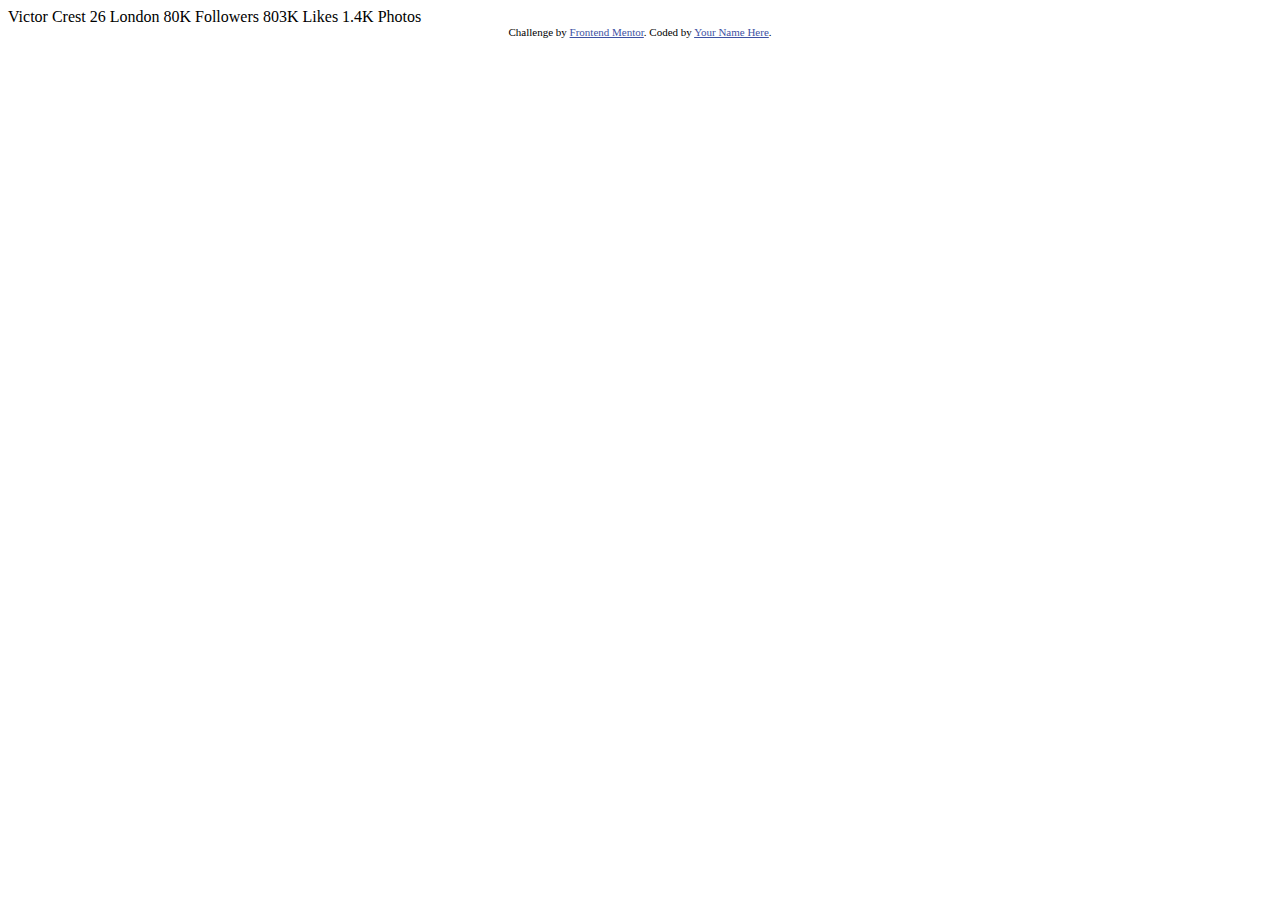
<file: Card Profile/index.html>
<!DOCTYPE html>
<html lang="en">
<head>
  <meta charset="UTF-8">
  <meta name="viewport" content="width=device-width, initial-scale=1.0"> <!-- displays site properly based on user's device -->

  <link rel="icon" type="image/png" sizes="32x32" href="./images/favicon-32x32.png">
  
  <title>Frontend Mentor | Profile card component</title>

  <!-- Feel free to remove these styles or customise in your own stylesheet 👍 -->
  <style>
    .attribution { font-size: 11px; text-align: center; }
    .attribution a { color: hsl(228, 45%, 44%); }
  </style>
</head>
<body>
  Victor Crest
  26
  London

  80K
  Followers

  803K
  Likes

  1.4K
  Photos
  <div class="attribution">
    Challenge by <a href="https://www.frontendmentor.io?ref=challenge" target="_blank">Frontend Mentor</a>. 
    Coded by <a href="#">Your Name Here</a>.
  </div>
</body>
</html>
</file>
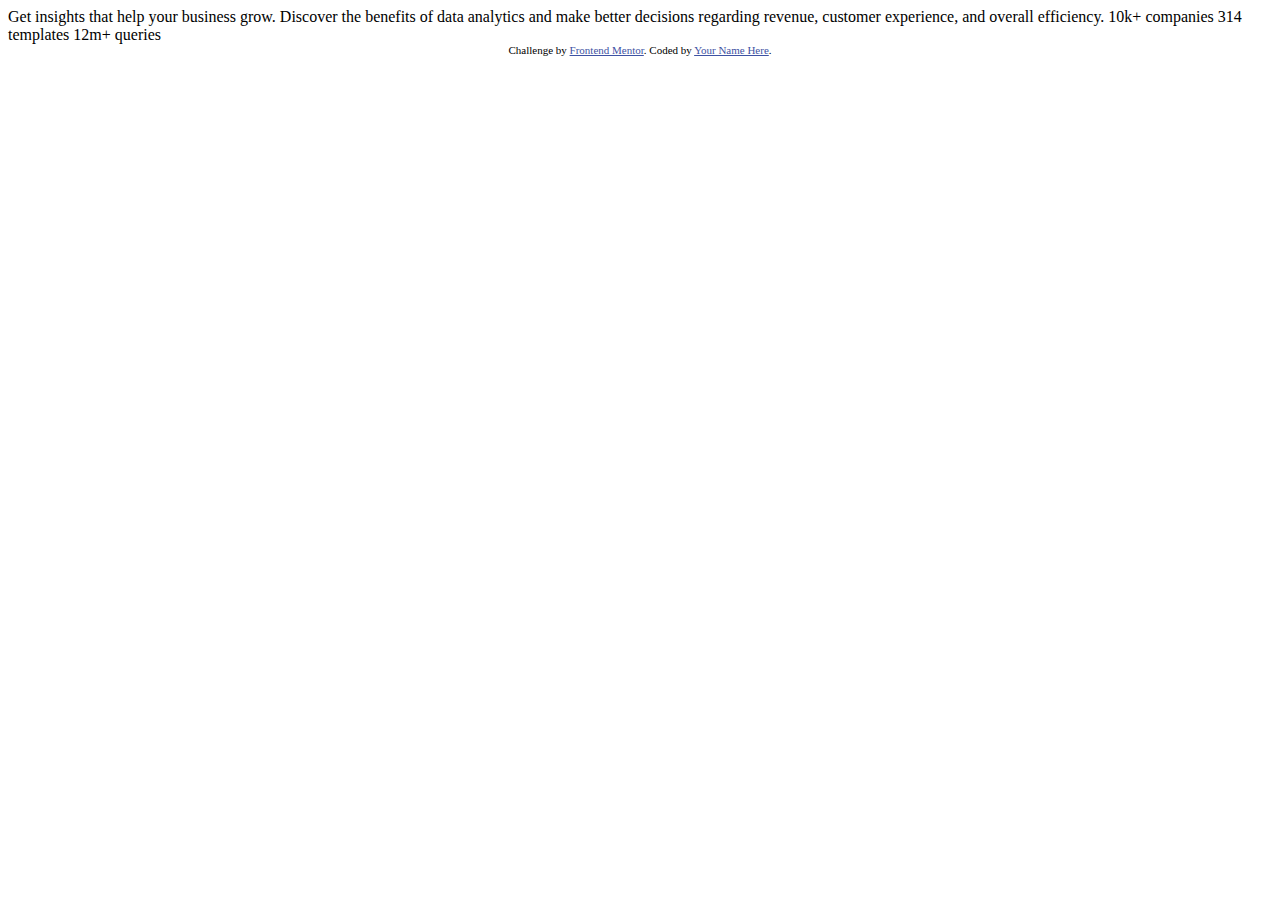
<file: Card States/index.html>
<!DOCTYPE html>
<html lang="en">
<head>
  <meta charset="UTF-8">
  <meta name="viewport" content="width=device-width, initial-scale=1.0"> <!-- displays site properly based on user's device -->

  <link rel="icon" type="image/png" sizes="32x32" href="./images/favicon-32x32.png">
  
  <title>Frontend Mentor | Stats preview card component</title>

  <!-- Feel free to remove these styles or customise in your own stylesheet 👍 -->
  <style>
    .attribution { font-size: 11px; text-align: center; }
    .attribution a { color: hsl(228, 45%, 44%); }
  </style>
</head>
<body>

  Get insights that help your business grow.

  Discover the benefits of data analytics and make better decisions regarding revenue, customer 
  experience, and overall efficiency.

  10k+ companies
  314 templates
  12m+ queries

  <div class="attribution">
    Challenge by <a href="https://www.frontendmentor.io?ref=challenge" target="_blank">Frontend Mentor</a>. 
    Coded by <a href="#">Your Name Here</a>.
  </div>
</body>
</html>
</file>
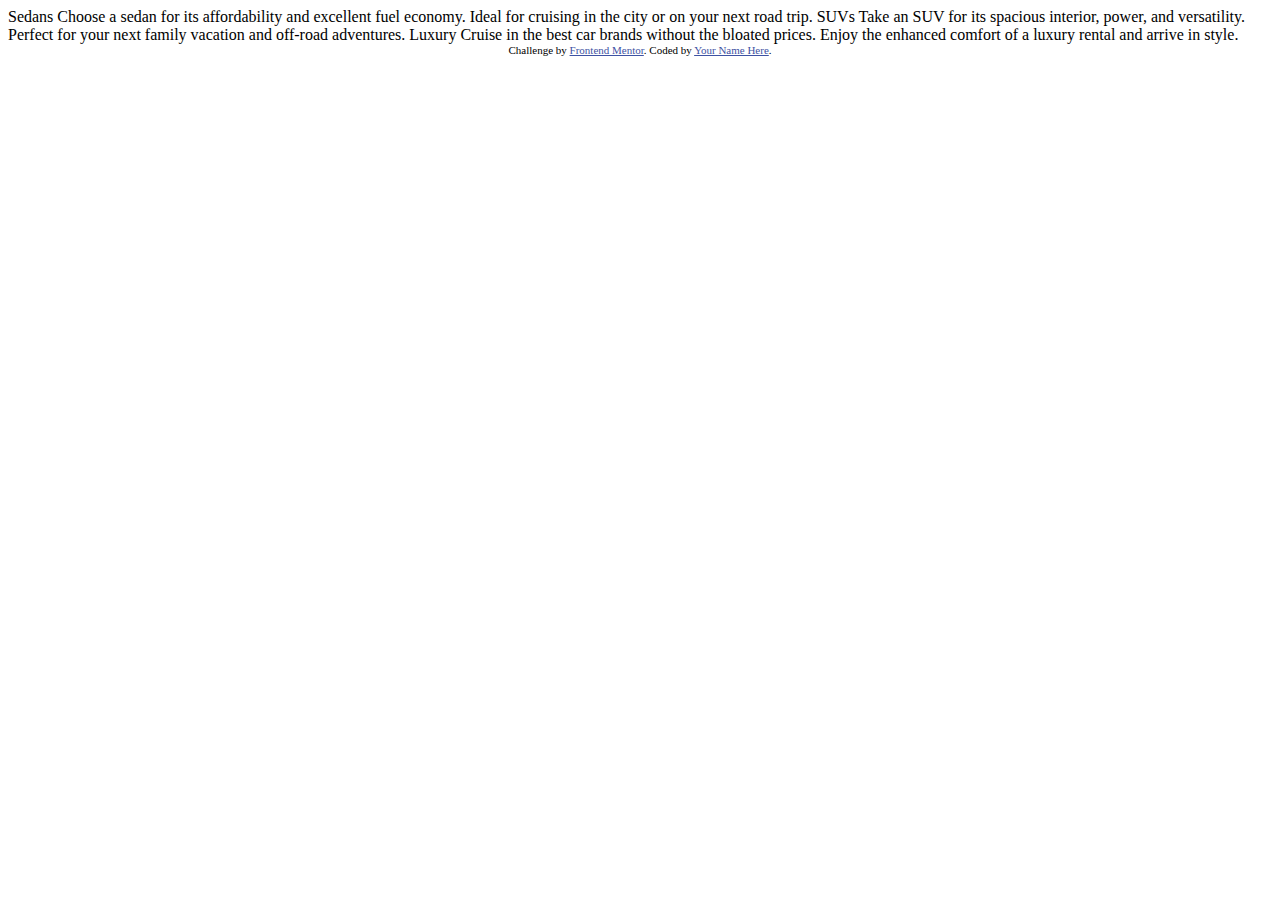
<file: Cards Column/index.html>
<!DOCTYPE html>
<html lang="en">
<head>
  <meta charset="UTF-8">
  <meta name="viewport" content="width=device-width, initial-scale=1.0"> <!-- displays site properly based on user's device -->

  <link rel="icon" type="image/png" sizes="32x32" href="./images/favicon-32x32.png">
  
  <title>Frontend Mentor | 3-column preview card component</title>

  <!-- Feel free to remove these styles or customise in your own stylesheet 👍 -->
  <style>
    .attribution { font-size: 11px; text-align: center; }
    .attribution a { color: hsl(228, 45%, 44%); }
  </style>
</head>
<body>
  
  Sedans
  Choose a sedan for its affordability and excellent fuel economy. Ideal for cruising in the city 
  or on your next road trip.

  SUVs
  Take an SUV for its spacious interior, power, and versatility. Perfect for your next family vacation 
  and off-road adventures.

  Luxury
  Cruise in the best car brands without the bloated prices. Enjoy the enhanced comfort of a luxury 
  rental and arrive in style.
  
  <div class="attribution">
    Challenge by <a href="https://www.frontendmentor.io?ref=challenge" target="_blank">Frontend Mentor</a>. 
    Coded by <a href="#">Your Name Here</a>.
  </div>
</body>
</html>
</file>
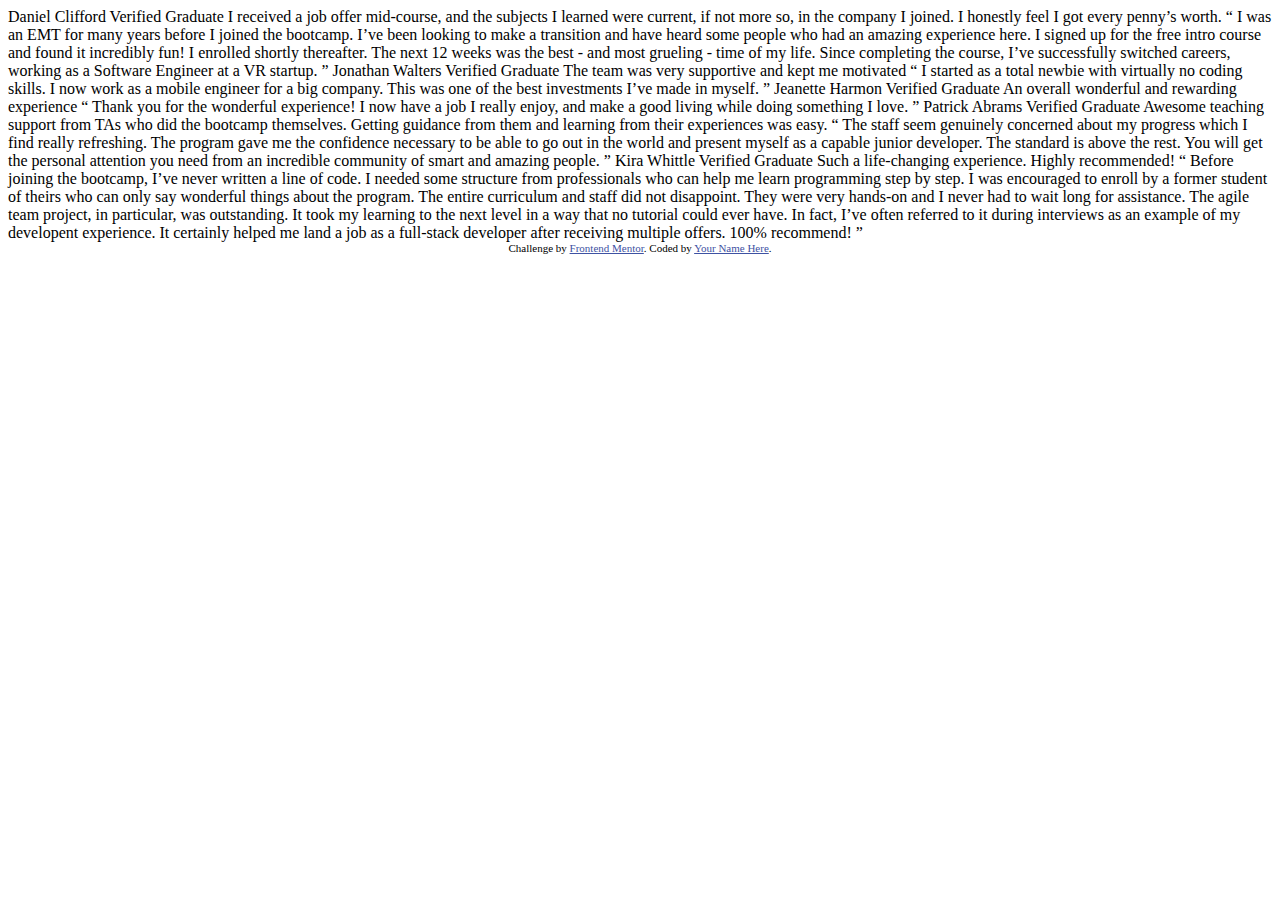
<file: Grid Testimonials/index.html>
<!DOCTYPE html>
<html lang="en">
<head>
  <meta charset="UTF-8">
  <meta name="viewport" content="width=device-width, initial-scale=1.0"> <!-- displays site properly based on user's device -->

  <link rel="icon" type="image/png" sizes="32x32" href="./images/favicon-32x32.png">
  
  <title>Frontend Mentor | [Challenge Name Here]</title>

  <!-- Feel free to remove these styles or customise in your own stylesheet 👍 -->
  <style>
    .attribution { font-size: 11px; text-align: center; }
    .attribution a { color: hsl(228, 45%, 44%); }
  </style>
</head>
<body>
  Daniel Clifford
  Verified Graduate

  I received a job offer mid-course, and the subjects I learned were current, if not more so, 
  in the company I joined. I honestly feel I got every penny’s worth.

  “ I was an EMT for many years before I joined the bootcamp. I’ve been looking to make a 
  transition and have heard some people who had an amazing experience here. I signed up 
  for the free intro course and found it incredibly fun! I enrolled shortly thereafter. 
  The next 12 weeks was the best - and most grueling - time of my life. Since completing 
  the course, I’ve successfully switched careers, working as a Software Engineer at a VR startup. ”

  Jonathan Walters
  Verified Graduate

  The team was very supportive and kept me motivated

  “ I started as a total newbie with virtually no coding skills. I now work as a mobile engineer 
  for a big company. This was one of the best investments I’ve made in myself. ”

  Jeanette Harmon
  Verified Graduate

  An overall wonderful and rewarding experience

  “ Thank you for the wonderful experience! I now have a job I really enjoy, and make a good living 
  while doing something I love. ”

  Patrick Abrams
  Verified Graduate

  Awesome teaching support from TAs who did the bootcamp themselves. Getting guidance from them and 
  learning from their experiences was easy.

  “ The staff seem genuinely concerned about my progress which I find really refreshing. The program 
  gave me the confidence necessary to be able to go out in the world and present myself as a capable 
  junior developer. The standard is above the rest. You will get the personal attention you need from 
  an incredible community of smart and amazing people. ”

  Kira Whittle
  Verified Graduate

  Such a life-changing experience. Highly recommended!

  “ Before joining the bootcamp, I’ve never written a line of code. I needed some structure from 
  professionals who can help me learn programming step by step. I was encouraged to enroll by a former 
  student of theirs who can only say wonderful things about the program. The entire curriculum and staff 
  did not disappoint. They were very hands-on and I never had to wait long for assistance. The agile team 
  project, in particular, was outstanding. It took my learning to the next level in a way that no tutorial 
  could ever have. In fact, I’ve often referred to it during interviews as an example of my developent 
  experience. It certainly helped me land a job as a full-stack developer after receiving multiple offers. 
  100% recommend! ”
  
  <div class="attribution">
    Challenge by <a href="https://www.frontendmentor.io?ref=challenge" target="_blank">Frontend Mentor</a>. 
    Coded by <a href="#">Your Name Here</a>.
  </div>
</body>
</html>
</file>
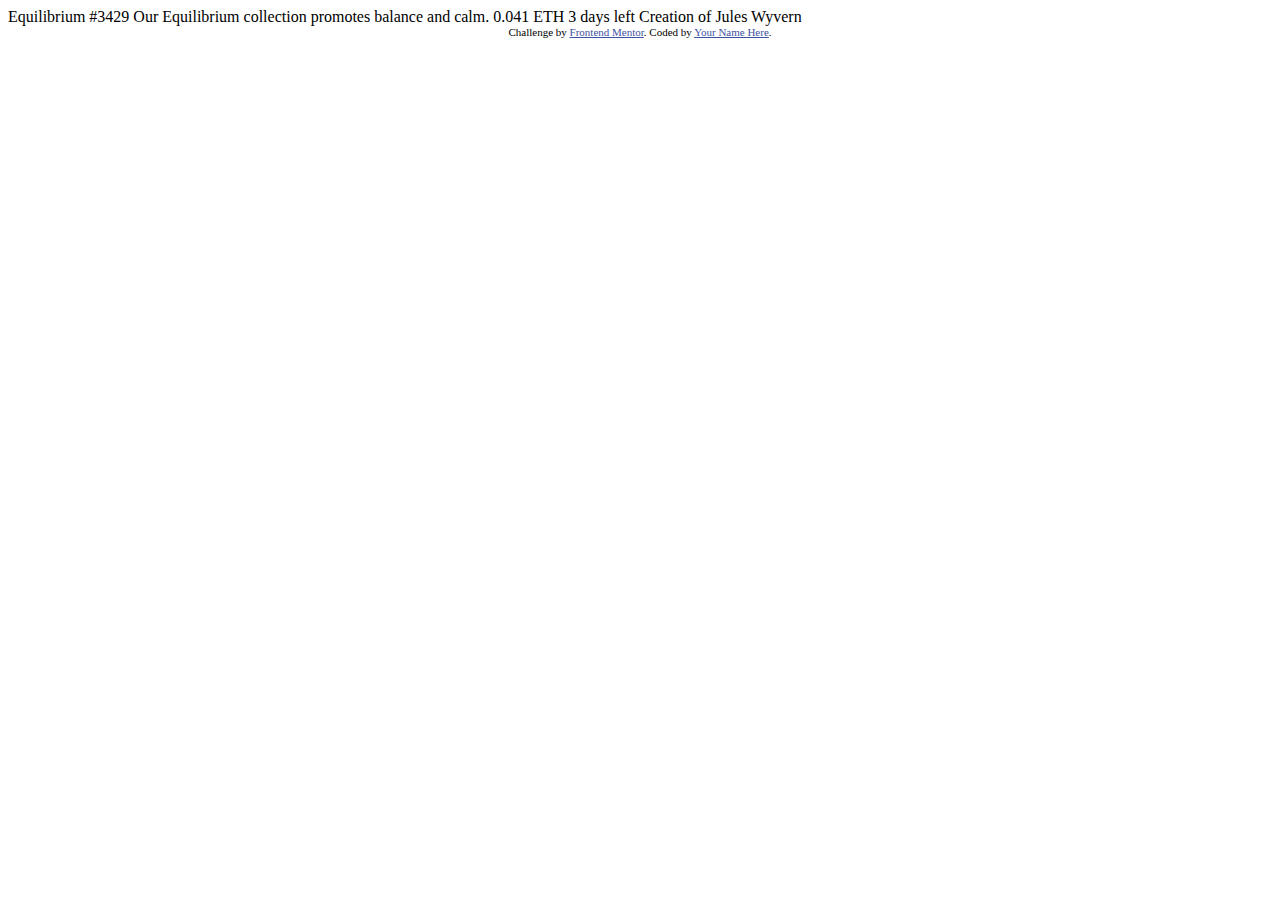
<file: NFT Card/index.html>
<!DOCTYPE html>
<html lang="en">
<head>
  <meta charset="UTF-8">
  <meta name="viewport" content="width=device-width, initial-scale=1.0"> <!-- displays site properly based on user's device -->

  <link rel="icon" type="image/png" sizes="32x32" href="./images/favicon-32x32.png">
  
  <title>Frontend Mentor | NFT preview card component</title>

  <!-- Feel free to remove these styles or customise in your own stylesheet 👍 -->
  <style>
    .attribution { font-size: 11px; text-align: center; }
    .attribution a { color: hsl(228, 45%, 44%); }
  </style>
</head>
<body>

  Equilibrium #3429

  Our Equilibrium collection promotes balance and calm.

  0.041 ETH
  3 days left
  
  Creation of Jules Wyvern

  <div class="attribution">
    Challenge by <a href="https://www.frontendmentor.io?ref=challenge" target="_blank">Frontend Mentor</a>. 
    Coded by <a href="#">Your Name Here</a>.
  </div>
</body>
</html>
</file>
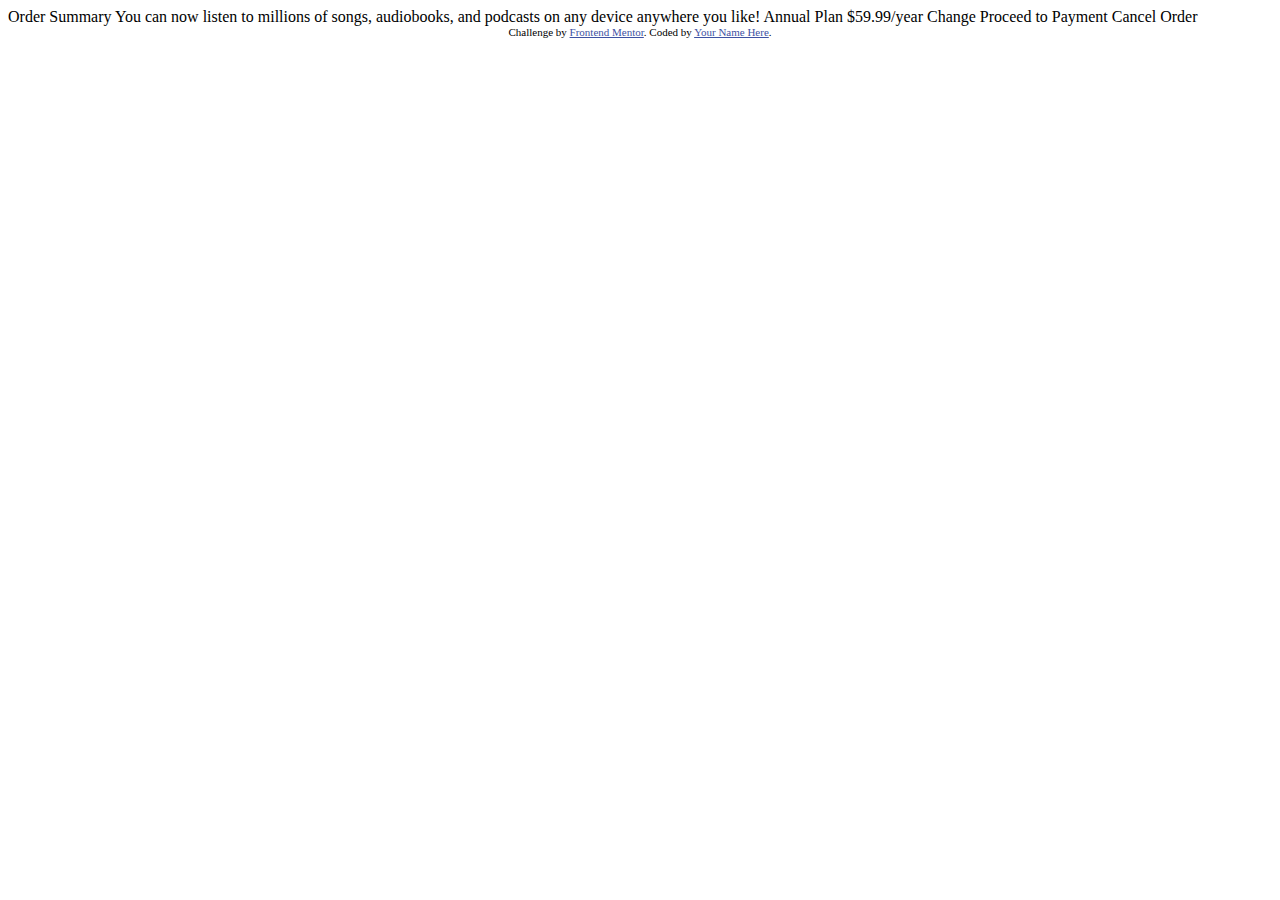
<file: Order Summary/index.html>
<!DOCTYPE html>
<html lang="en">
<head>
  <meta charset="UTF-8">
  <meta name="viewport" content="width=device-width, initial-scale=1.0"> <!-- displays site properly based on user's device -->

  <link rel="icon" type="image/png" sizes="32x32" href="./images/favicon-32x32.png">
  
  <title>Frontend Mentor | Order summary card</title>

  <!-- Feel free to remove these styles or customise in your own stylesheet 👍 -->
  <style>
    .attribution { font-size: 11px; text-align: center; }
    .attribution a { color: hsl(228, 45%, 44%); }
  </style>
</head>
<body>

  Order Summary

  You can now listen to millions of songs, audiobooks, and podcasts on any 
  device anywhere you like!

  Annual Plan
  $59.99/year

  Change

  Proceed to Payment
  Cancel Order
  
  <div class="attribution">
    Challenge by <a href="https://www.frontendmentor.io?ref=challenge" target="_blank">Frontend Mentor</a>. 
    Coded by <a href="#">Your Name Here</a>.
  </div>
</body>
</html>
</file>
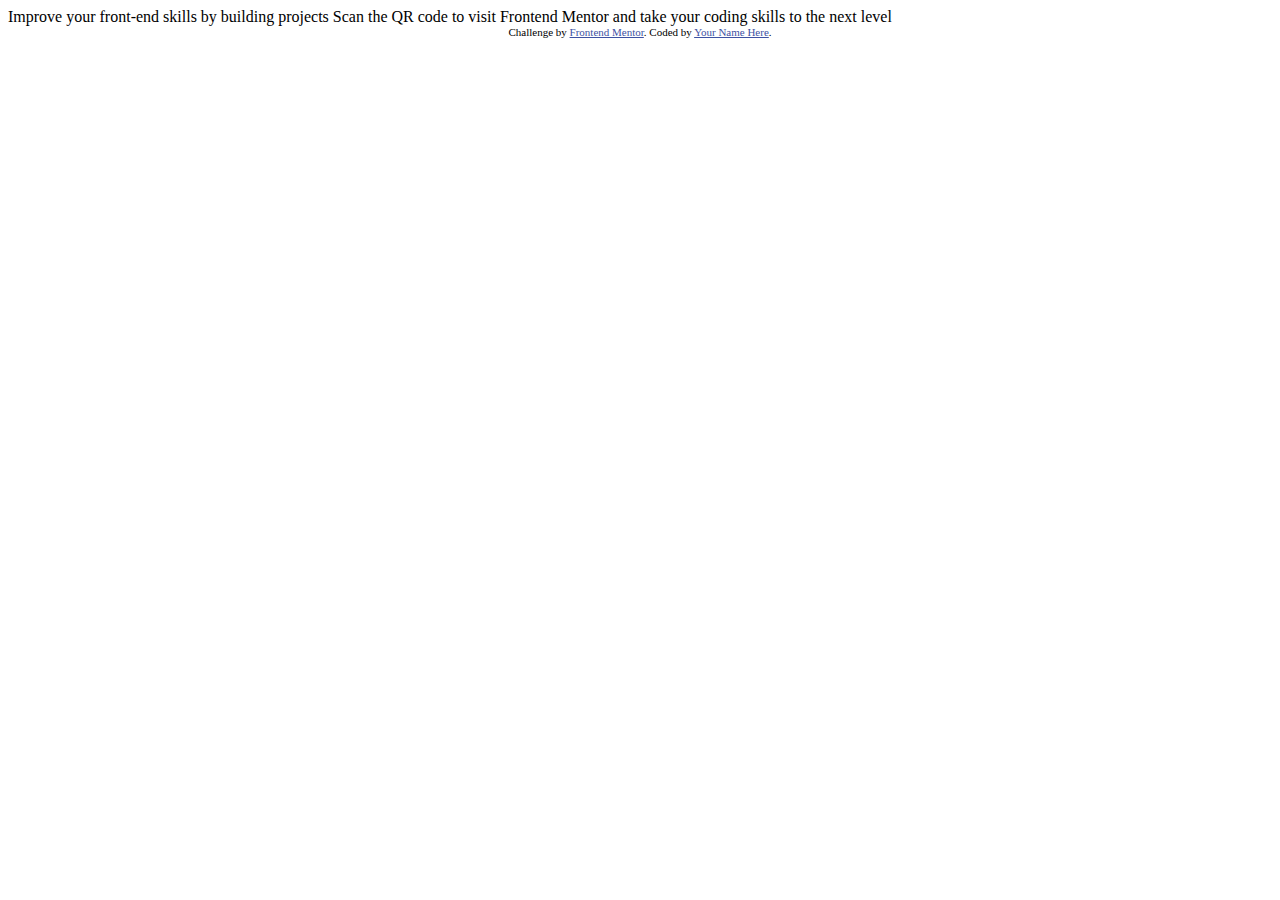
<file: Qr_code/index.html>
<!DOCTYPE html>
<html lang="en">
<head>
  <meta charset="UTF-8">
  <meta name="viewport" content="width=device-width, initial-scale=1.0"> <!-- displays site properly based on user's device -->

  <link rel="icon" type="image/png" sizes="32x32" href="./images/favicon-32x32.png">
  
  <title>Frontend Mentor | QR code component</title>

  <!-- Feel free to remove these styles or customise in your own stylesheet 👍 -->
  <style>
    .attribution { font-size: 11px; text-align: center; }
    .attribution a { color: hsl(228, 45%, 44%); }
  </style>
</head>
<body>

  Improve your front-end skills by building projects

  Scan the QR code to visit Frontend Mentor and take your coding skills to the next level
  
  <div class="attribution">
    Challenge by <a href="https://www.frontendmentor.io?ref=challenge" target="_blank">Frontend Mentor</a>. 
    Coded by <a href="#">Your Name Here</a>.
  </div>
</body>
</html>
</file>
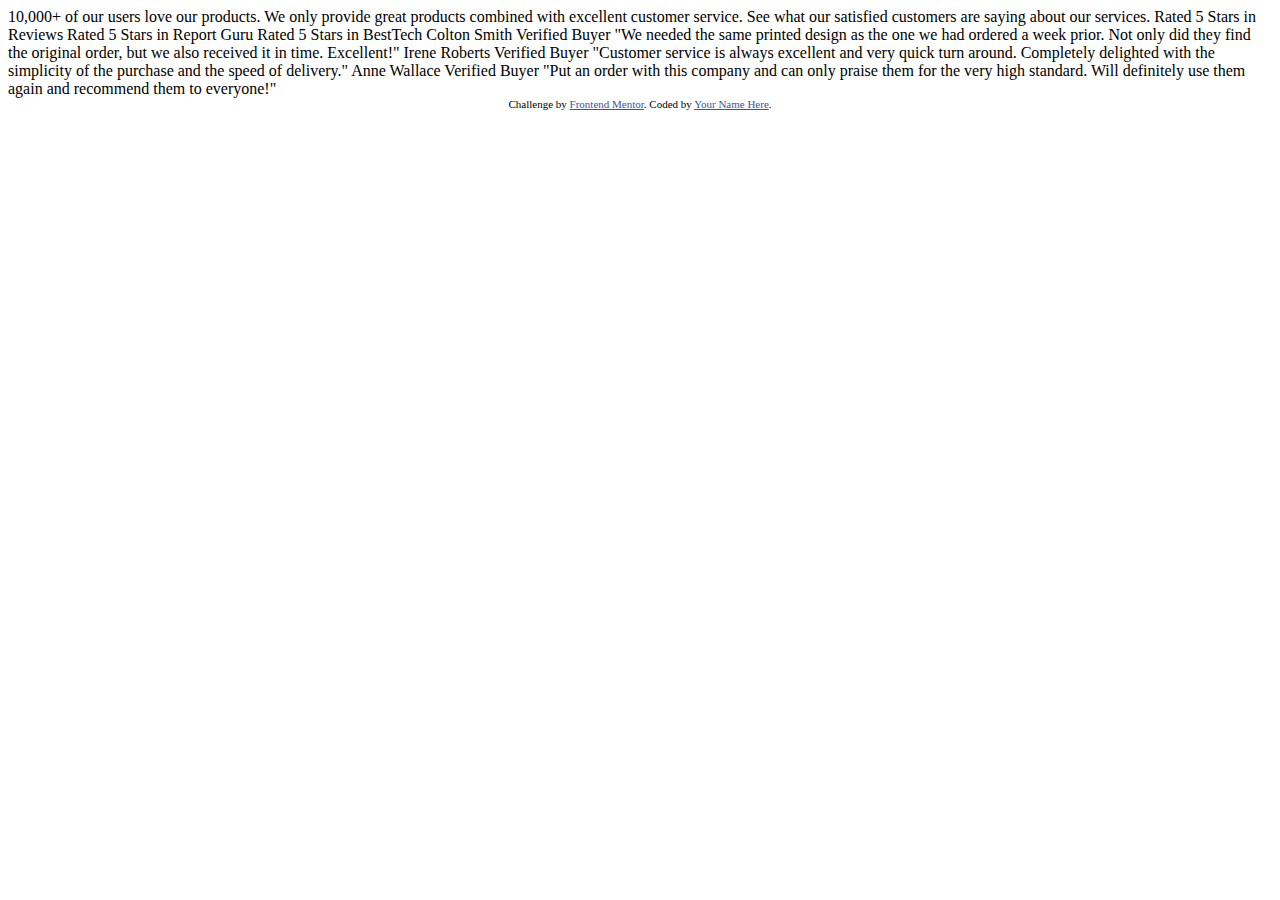
<file: Secao Prova Social/index.html>
<!DOCTYPE html>
<html lang="en">
  <head>
    <meta charset="UTF-8" />
    <meta name="viewport" content="width=device-width, initial-scale=1.0" />
    <!-- displays site properly based on user's device -->

    <link
      rel="icon"
      type="image/png"
      sizes="32x32"
      href="./images/favicon-32x32.png"
    />

    <title>Frontend Mentor | Social proof section</title>

    <!-- Feel free to remove these styles or customise in your own stylesheet 👍 -->
    <style>
      .attribution {
        font-size: 11px;
        text-align: center;
      }
      .attribution a {
        color: hsl(228, 45%, 44%);
      }
    </style>
  </head>
  <body>
    10,000+ of our users love our products.

    We only provide great products combined with excellent customer service.
    See what our satisfied customers are saying about our services.
    
    Rated 5 Stars in Reviews
    Rated 5 Stars in Report Guru
    Rated 5 Stars in BestTech
    
    Colton Smith 
    Verified Buyer
    "We needed the same printed design as the one we had ordered a week prior.
    Not only did they find the original order, but we also received it in time.
    Excellent!"
    
    Irene Roberts 
    Verified Buyer
    "Customer service is always excellent and very quick turn around. Completely
    delighted with the simplicity of the purchase and the speed of delivery."
    
    Anne Wallace 
    Verified Buyer
    "Put an order with this company and can only praise them for the very high
    standard. Will definitely use them again and recommend them to everyone!"

    <div class="attribution">
      Challenge by
      <a href="https://www.frontendmentor.io?ref=challenge" target="_blank"
        >Frontend Mentor</a
      >. Coded by <a href="#">Your Name Here</a>.
    </div>
  </body>
</html>
</file>
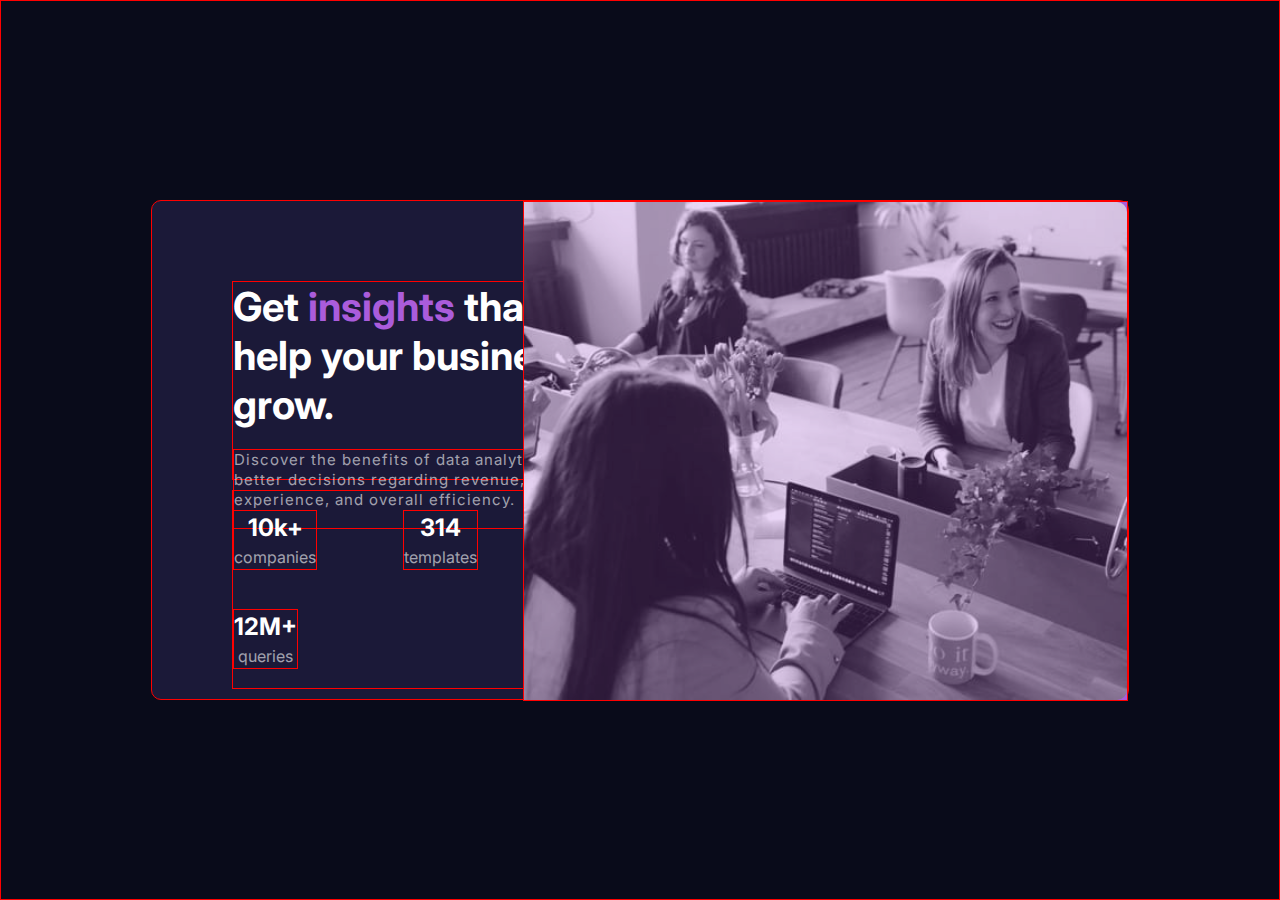
<file: Card States/Project/index.html>
<!DOCTYPE html>
<html lang="pt-br">
<head>
    <meta charset="UTF-8">
    <meta http-equiv="X-UA-Compatible" content="IE=edge">
    <meta name="viewport" content="width=device-width, initial-scale=1.0">
    <link rel="shortcut icon" href="images/favicon-32x32.png" type="image/x-icon">
    <link rel="stylesheet" href="style.css">
    <title>Frontend Mentor | Stats preview card component</title>
</head>
<body>
    <header id="header_container">
        <section id="header_content">
            <aside class="principal">
                <h1>Get <span style="color: var(--color_aceent);">insights</span> that help your business grow.</h1>
                <p>
                    Discover the benefits of data analytics and make better decisions regarding revenue, customer
                    experience, and overall efficiency.
                </p>
            </aside>
            <aside class="components">
                <aside class="comp">
                    <h2>10k+</h2>
                    <p>companies</p>
                </aside>
                <aside class="comp">
                    <h2>314</h2>
                    <p>templates</p>
                </aside>
                <aside class="comp">
                    <h2>12M+</h2>
                    <p>queries</p>
                </aside>
            </aside>
            <aside class="image">
                <img src="images/image-header-desktop.jpg" alt="">
            </aside>
        </section>
    </header>
</body>
</html>
</file>
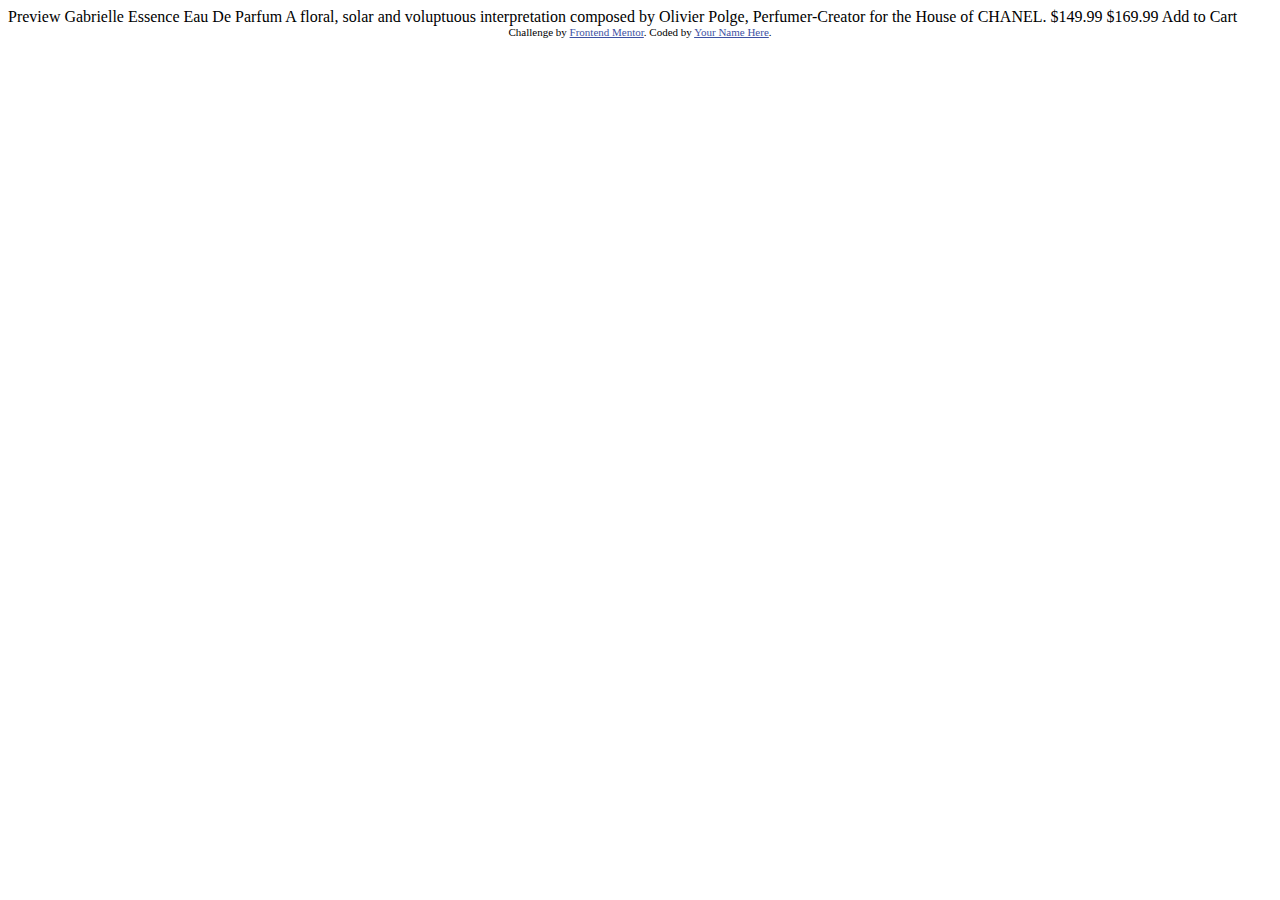
<file: Card/product-preview-card-component-main/index.html>
<!DOCTYPE html>
<html lang="en">
<head>
  <meta charset="UTF-8">
  <meta name="viewport" content="width=device-width, initial-scale=1.0"> <!-- displays site properly based on user's device -->

  <link rel="icon" type="image/png" sizes="32x32" href="./images/favicon-32x32.png">
  
  <title>Frontend Mentor | Product preview card component</title>

  <!-- Feel free to remove these styles or customise in your own stylesheet 👍 -->
  <style>
    .attribution { font-size: 11px; text-align: center; }
    .attribution a { color: hsl(228, 45%, 44%); }
  </style>
</head>
<body>

  Preview

  Gabrielle Essence Eau De Parfum

  A floral, solar and voluptuous interpretation composed by Olivier Polge, 
  Perfumer-Creator for the House of CHANEL.

  $149.99
  $169.99

  Add to Cart
  
  <div class="attribution">
    Challenge by <a href="https://www.frontendmentor.io?ref=challenge" target="_blank">Frontend Mentor</a>. 
    Coded by <a href="#">Your Name Here</a>.
  </div>
</body>
</html>
</file>
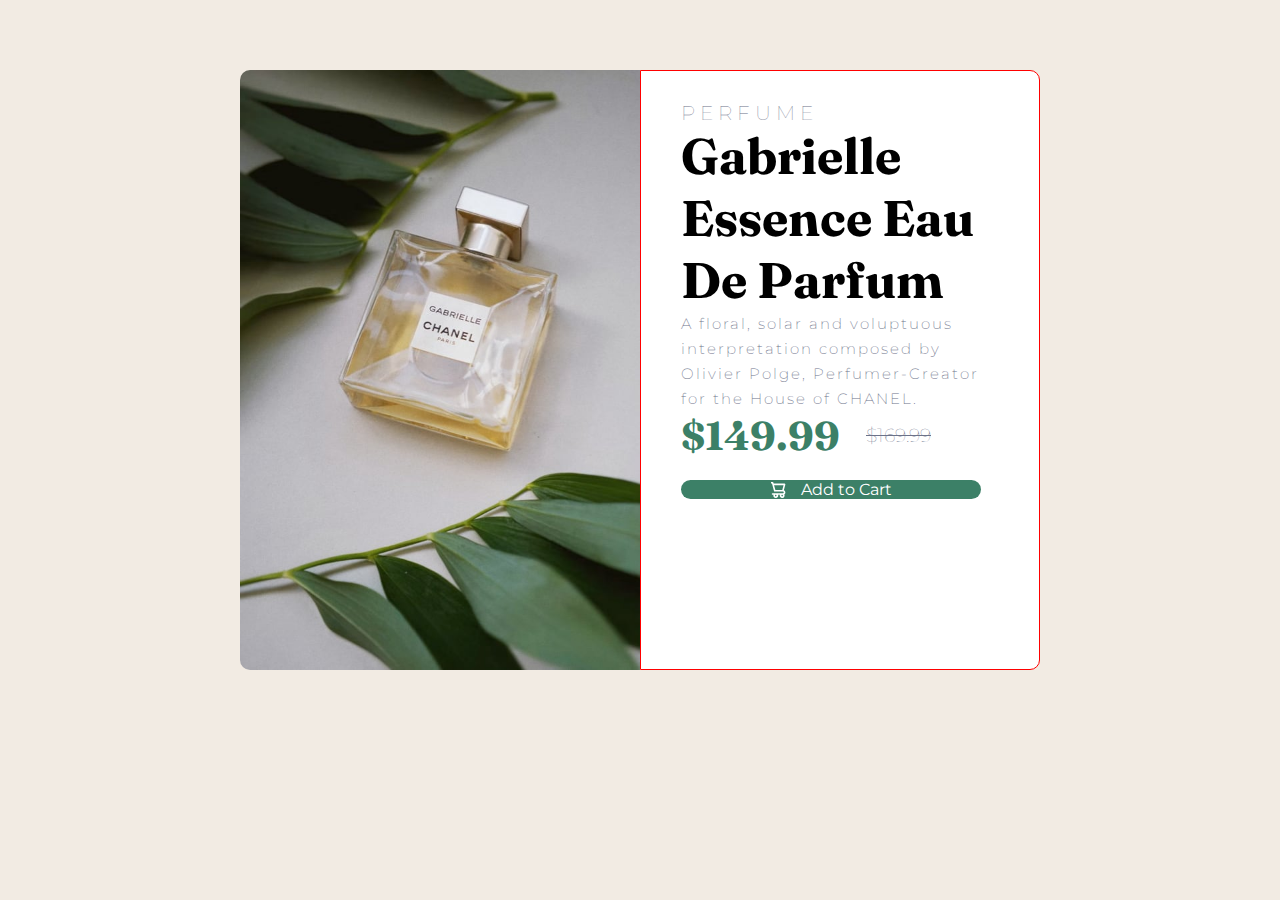
<file: Card/Project/index.html>
<!DOCTYPE html>
<html lang="pt-br">
<head>
    <meta charset="UTF-8">
    <meta http-equiv="X-UA-Compatible" content="IE=edge">
    <meta name="viewport" content="width=device-width, initial-scale=1.0">
    <link rel="icon" type="image/png" sizes="32x32" href="Imagens/images/favicon-32x32.png">
    <link rel="stylesheet" href="Estilo/style.css">
    <title>Frontend Mentor | Previsão de card de produto</title>
    <style>
        .attribution { font-size: 11px; text-align: center; }
        .attribution a { color: hsl(228, 45%, 44%); }
    </style>
</head>
<body> 
    <header>
        <section class="imagem_perfume">
            <img src="Imagens/images/image-product-desktop.jpg" alt="">
        </section>
        <section class="header_content">
            <h1 class="titulo_perfume">Perfume</h1>
            <h2 class="titulo_principal">Gabrielle Essence Eau De Parfum</h2>
            <p class="paragrafo">
                A floral, solar and voluptuous interpretation composed by Olivier Polge,
                Perfumer-Creator for the House of CHANEL.
            </p>
            <section class="precos">
                <h2 class="preco_final">$149.99</h2>
                <h3 class="preco_riscado">$169.99</h3>
            </section>
            <section class="comprar">
                <img src="Imagens/images/icon-cart.svg" alt="">
                <p class="adicionar_carrinho">Add to Cart</p>
            </section>
        </section>


        
        <!--

        <div class="attribution">
            Challenge by <a href="https://www.frontendmentor.io?ref=challenge" target="_blank">Frontend Mentor</a>.
            Coded by <a href="#">Your Name Here</a>.
        </div>

        -->
    </header>
</body>
</html>
</file>
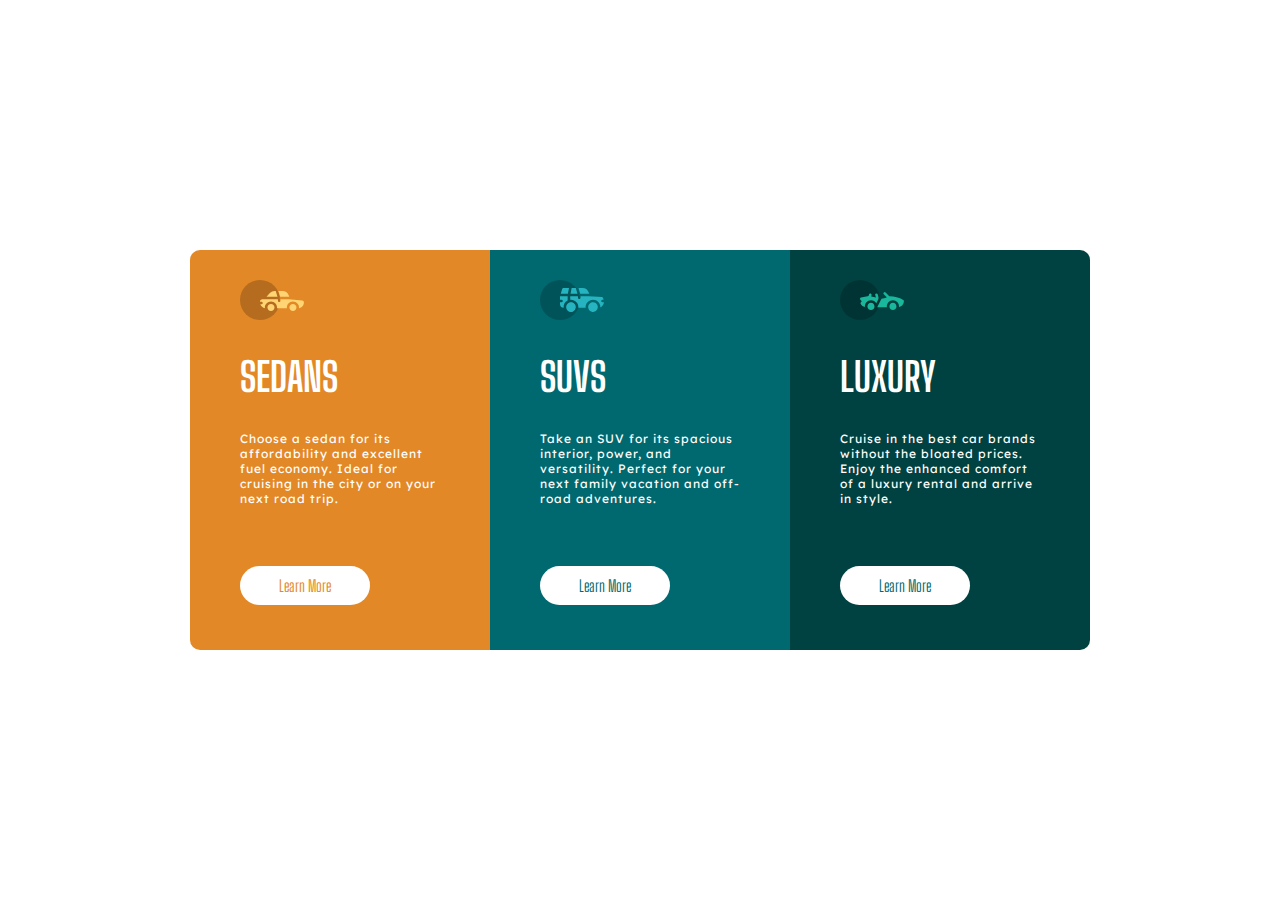
<file: Cards Column/Project/index.html>
<!DOCTYPE html>
<html lang="pt-br">
<head>
    <meta charset="UTF-8">
    <meta http-equiv="X-UA-Compatible" content="IE=edge">
    <meta name="viewport" content="width=device-width, initial-scale=1.0">
    <link rel="shortcut icon" href="images/favicon-32x32.png" type="image/x-icon">
    <link rel="stylesheet" href="style.css">
    <link rel="stylesheet" href="responsive.css">
    <title>Frontend Mentor | 3-column preview card component</title>
</head>
<body>
    <header id="header_container">
        <section class="header_content">
            <aside class="card_content" id="color01">
                <img src="images/icon-sedans.svg" alt="">
                <h1>Sedans</h1>
                <p>
                    Choose a sedan for its affordability and excellent fuel economy. Ideal for cruising in the city
                    or on your next road trip.
                </p>
                <a href="#" id="color01a">Learn More</a>
            </aside>
            <aside class="card_content" id="color02">
                <img src="images/icon-suvs.svg" alt="">
                <h1>SUVs</h1>
                <p>
                    Take an SUV for its spacious interior, power, and versatility. Perfect for your next family vacation
                    and off-road adventures.
                </p>
                <a href="#" id="color02b">Learn More</a>
            </aside>
            <aside class="card_content" id="color03">
                <img src="images/icon-luxury.svg" alt="">
                <h1>Luxury</h1>
                <p>
                    Cruise in the best car brands without the bloated prices. Enjoy the enhanced comfort of a luxury
                    rental and arrive in style.
                </p>
                <a href="#" id="color03c">Learn More</a>
            </aside>
        </section>

    </header>
<!--
    <div class="attribution">
        Challenge by
        <a href="https://www.frontendmentor.io?ref=challenge" target="_blank">
            Frontend Mentor
        </a>.
        Coded by
        <a href="#">
            Your Name Here
        </a>.
    </div>
-->
</body>
</html>
</file>
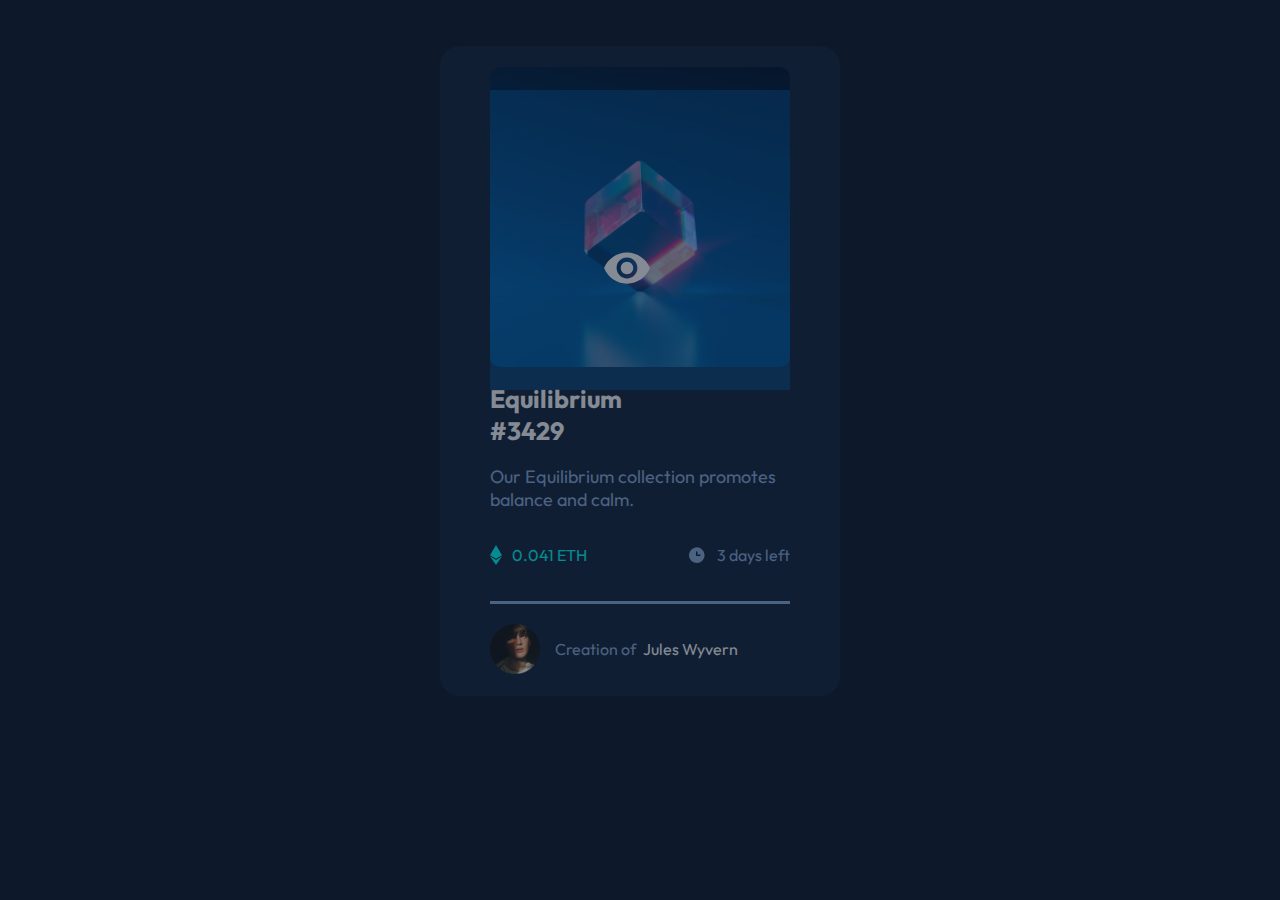
<file: NFT Card/Project/index.html>
<!DOCTYPE html>
<html lang="pt-br">
<head>
    <meta charset="UTF-8">
    <meta http-equiv="X-UA-Compatible" content="IE=edge">
    <meta name="viewport" content="width=device-width, initial-scale=1.0">
    <link rel="shortcut icon" href="images/favicon-32x32.png" type="image/x-icon">
    <link rel="stylesheet" href="style.css">
    <link rel="stylesheet" href="responsive.css">
    <title>Frontend Mentor | NFT preview card component</title>
</head>
<body>
    <header>
        <section class="section_content">
            <img src="images/image-equilibrium.jpg" alt="">
            <div>
                <img class="view" src="images/icon-view.svg" alt="">
            </div>
            <section class="titulos">
                <h1>Equilibrium #3429</h1>
                <p>Our Equilibrium collection promotes balance and calm.</p>
            </section> 
            <section class="paragrafo">
                <section class="bloco1">
                    <img src="images/icon-ethereum.svg" alt="">
                    <p class="p2">0.041 ETH</p>
                </section>
                <section class="bloco2">
                    <img src="images/icon-clock.svg" alt="">
                    <p class="p3">3 days left</p>
                </section>
            </section>
            <section class="final">
                <img src="images/image-avatar.png" alt="">
                <p class="p4"><div class="cor_cinza">Creation of</div> <div class="cor_branca">Jules Wyvern</div></p>
            </section>
        </section>
    </header>
</body>
</html>
</file>
<file: Card States/Project/style.css>
@import url('https://fonts.googleapis.com/css2?family=Inter:wght@400;700&display=swap');

@import url('https://fonts.googleapis.com/css2?family=Lexend+Deca&display=swap');

* {
    margin: 0px;
    padding: 0px;
    box-sizing: border-box;
    font-family: 'Inter', sans-serif;
}

:root {
    --color_main: rgb(9, 11, 26);
    --color_card: rgb(27, 25, 56);
    --color_aceent: rgb(170, 92, 219);

    --color01: rgb(255, 255, 255);
    --color02: rgba(255, 255, 255, 0.75);
    --color03: rgba(255, 255, 255, 0.6);

    --font01: 'Inter', sans-serif;
    --font02: 'Lexend Deca', sans-serif;
}

body {
    background-color: var(--color_main);
    color: var(--color01);
}

#header_container {
    display: flex;
    justify-content: flex-start;
    align-items: center;

    width: 100%;
    height: 100vh;

    border: 1px solid red;
}

#header_content {
    margin-left: 150px;
    margin-right: 150px;
    border-radius: 10px;

    width: 100%;
    height: 500px;

    background-color: var(--color_card);

    border: 1px solid red;
}

#header_content > .principal {
    margin-top: 80px;
    margin-left: 80px;
    width: 40%;
    height: 40%;

    border: 1px solid red;
}

#header_content > .principal > h1 {
    font-size: 40px;
}

#header_content > .principal > p {
    margin-top: 20px;
    font-size: 15px;
    letter-spacing: 1px;
    line-height: 20px;

    width: 400px;
    height: 80px;

    color: var(--color03);

    border: 1px solid red;
}

#header_content > .components {
    display: flex;
    flex-flow: row wrap;
    justify-content: flex-start;
    align-items: center;

    margin-top: 10px;
    margin-left: 80px;

    width: 40%;
    height: 40%;

    border: 1px solid red;
}

#header_content > .components > .comp {
    display: flex;
    flex-flow: column wrap;
    justify-content: center;
    align-items: center;
    
    margin-right: 86px;
    
    height: 60px;

    border: 1px solid red;
}

#header_content > .components > .comp > p {
    margin-top: 5px;
    color: var(--color03);
}

#header_content > .image {
    display: flex;
    float: right;
    position: relative;
    bottom: 98%;

    height: 500px;

    background-color: var(--color_aceent);

    border: 1px solid red;
}

#header_content > .image > img {
    opacity: 75%;

    border-radius: 0px 10px 10px 0px;
}
</file>
<file: Card/Project/Estilo/style.css>
/* FONTS */
@import url('https://fonts.googleapis.com/css2?family=Montserrat:wght@500;700&display=swap');

@import url('https://fonts.googleapis.com/css2?family=Fraunces:opsz,wght@9..144,700&display=swap');

* {
    margin: 0px;
    padding: 0px;
    box-sizing: border-box;
}

:root {
    --font01: 'Montserrat', sans-serif;
    --font02: 'Fraunces', serif;

    --color_primary01: rgb(60, 128, 103);
    --color_primary02: rgb(242, 235, 227);
    --color_primary03: rgb(36, 173, 120);

    --color_neutral01: rgb(28, 35, 43);
    --color_neutral02: rgb(108, 114, 137);
    --color_neutral03: rgb(255, 255, 255);
}

body {
    display: flex;
    justify-content: center;
    align-items: center;


    background-color: var(--color_primary02);
}

header {
    display: flex;

    margin-top: 70px;

    margin-left: 100px;
    margin-right: 100px;

    max-width: 1440px;
    max-height: 1440px;

    /* border: 3px solid red; */
}

/* IMG */
header > section.imagem_perfume {
    display: flex;
}

header > section.imagem_perfume > img {
    max-width: 400px;
    max-height: 700px;

    border-radius: 10px 0px 0px 10px;
}

header > section.header_content {
    border-radius: 0px 10px 10px 0px;
    background-color: var(--color_neutral03);

    padding-right: 20px;

    max-width: 400px;
    max-height: 700px;

    border: 1px solid red;
}

header > section.header_content > h1.titulo_perfume {
    margin-top: 30px;
    margin-left: 40px;

    font-family: var(--font01);

    font-weight: 100;
    font-size: 20px;

    text-transform: uppercase;
    letter-spacing: 5px;

    color: var(--color_neutral02);
}

header > section.header_content > h2.titulo_principal {
    display: flex;
    margin-top: 0px;
    margin-left: 40px;
    margin-bottom: 0px;

    font-size: 50px;
    font-family: var(--font02);

    max-width: 300px;
}

header > section.header_content > p.paragrafo {
    margin-left: 40px;
    margin-right: 30px;

    font-size: 15px;
    font-weight: 200;
    letter-spacing: 2px;

    font-family: var(--font01);
    line-height: 25px;

    color: var(--color_neutral02);
}

header > section.header_content > section.precos {
    display: flex;
    justify-content: space-between;
    align-items: center;

    margin-left: 40px;

    max-width: 250px;
    max-height: 80px;
}

header > section.header_content > section.precos > h2.preco_final {
    font-size: 40px;

    color: var(--color_primary01);

    font-family: var(--font02);
}

header > section.header_content > section.precos > h3.preco_riscado {
    text-decoration: line-through;
    font-weight: 100;
    font-family: var(--font01);
    color: var(--color_neutral02);
}

header > section.header_content > section.comprar {
    display: flex;
    justify-content: center;
    align-items: center;

    margin-top: 20px;
    margin-left: 40px;

    max-height: 70px;
    max-width: 300px;

    background-color: var(--color_primary01);
    border-radius: 10px;
}

header > section.header_content > section.comprar:hover {
    cursor: pointer;
    background-color: var(--color_primary03);
}

header > section.header_content > section.comprar > p.adicionar_carrinho {
    margin-left: 15px;

    color: var(--color_neutral03);

    font-family: var(--font01);
}


/* RESPONSIVE */
@media screen and (max-width: 700px) {
    header {
        display: inline;
    
        margin-top: 10px;
    
        margin-left: 200px;
        margin-right: 200px;
    
        max-width: 325px;
        max-height: 325px;
    }
    
    /* IMG */

    header > section.imagem_perfume {
        height: 375px;
    }


    header > section.imagem_perfume > img {
        width: 375px;
        max-height: 375px;
    
        border-radius: 10px 10px 0px 0px;
    }
    
    header > section.header_content {
        border-radius: 0px 0px 10px 10px;
        background-color: var(--color_neutral03);
    
        max-width: 375px;
        max-height: 700px;

        padding-bottom: 10px;
    }
    
    header > section.header_content > h1.titulo_perfume {
        margin-top: 0px;
        margin-left: 40px;
        padding-top: 15px;
    
        font-family: var(--font01);
    
        font-weight: 100;
        font-size: 20px;
    
        text-transform: uppercase;
        letter-spacing: 5px;
    
        color: var(--color_neutral02);
    }
    
    header > section.header_content > h2.titulo_principal {
        display: flex;
        margin-top: 0px;
        margin-left: 40px;
        margin-bottom: 0px;
    
        font-size: 50px;
        font-family: var(--font02);
    
        max-width: 300px;
    }
    
    header > section.header_content > p.paragrafo {
        margin-left: 40px;
        margin-right: 30px;
    
        font-size: 15px;
        font-weight: 200;
        letter-spacing: 2px;
    
        font-family: var(--font01);
        line-height: 25px;
    
        color: var(--color_neutral02);
    }
    
    header > section.header_content > section.precos {
        display: flex;
        justify-content: space-between;
        align-items: center;
    
        margin-left: 40px;
    
        max-width: 250px;
        max-height: 80px;
    }
    
    header > section.header_content > section.precos > h2.preco_final {
        font-size: 40px;
    
        color: var(--color_primary01);
    
        font-family: var(--font02);
    }
    
    header > section.header_content > section.precos > h3.preco_riscado {
        text-decoration: line-through;
        font-weight: 100;
        font-family: var(--font01);
        color: var(--color_neutral02);
    }
    
    header > section.header_content > section.comprar {
        display: flex;
        justify-content: center;
        align-items: center;
    
        margin-top: 20px;
        margin-left: 40px;
        margin-right: 40px;
    
        max-height: 70px;
        max-width: 300px;
    
        background-color: var(--color_primary01);
        border-radius: 10px;
    }
    
    header > section.header_content > section.comprar:hover {
        cursor: pointer;
        background-color: var(--color_primary03);
    }
    
    header > section.header_content > section.comprar > p.adicionar_carrinho {
        margin-left: 15px;
    
        color: var(--color_neutral03);
    
        font-family: var(--font01);
    }
}
</file>
<file: Cards Column/Project/style.css>
@import url('https://fonts.googleapis.com/css2?family=Big+Shoulders+Display:wght@700&family=Lexend+Deca&display=swap');

* {
    margin: 0px;
    padding: 0px;
    box-sizing: border-box;
    font-family: var(--font02);
}

:root {
    --color_primary01: hsl(31, 77%, 52%);
    --color_primary02: hsl(184, 100%, 22%);
    --color_primary03: hsl(179, 100%, 13%);

    --color_neutral01: hsla(0, 0%, 100%, 0.75);
    --color_neutral02: hsl(0, 0%, 95%);

    --font01: 'Lexend Deca', sans-serif;
    --font02: 'Big Shoulders Display', cursive;
}

body {
    background-color: rgb(255, 255, 255);
    color: white;
}

#header_container {
    display: flex;
    flex-flow: row wrap;
    justify-content: flex-start;
    align-items: center;

    max-width: 100%;
    height: 100vh;
}

.header_content {
    display: flex;
    flex-flow: row wrap;
    justify-content: center;
    
    width: 100%;
    height: 400px;
}

.card_content {
    max-width: 300px;
    height: 400px;

}

.card_content > img, h1, p, a {
    margin-left: 50px;
    margin-right: 50px;
    margin-top: 30px;
}

.card_content > h1 {
    font-size: 40px;
    text-transform: uppercase;
}

.card_content > p {
    font-size: 12px;
    letter-spacing: 1px;

    font-family: var(--font01);
}

.card_content > a {
    display: flex;
    justify-content: center;
    align-items: center;

    margin-top: 60px;
    padding: 10px 30px;
    border-radius: 50px;

    width: 130px;

    background-color: white;
    text-decoration: none;
}

#color01 {
    background-color: var(--color_primary01);

    border-radius: 10px 0px 0px 10px;
}

.card_content > a#color01a {
    color: var(--color_primary01);
}

#color02 {
    background-color: var(--color_primary02);
}

.card_content > a#color02b {
    color: var(--color_primary02);
}

#color03 {
    background-color: var(--color_primary03);

    border-radius: 0px 10px 10px 0px;
}

.card_content > a#color03c {
    color: var(--color_primary02);
}
</file>
<file: Cards Column/Project/responsive.css>
@media screen and (max-width: 900px) {
    .header_content {
        height: 800px;
        border: 1px solid red;
    }

    #color01 {
        border-radius: 10px 0px 0px 10px;
    }

    #color02 {
        border-radius: 0px 10px 10px 0px;
    }

    #color03 {
        border-radius: 0px 0px 10px 10px;
    }
}

@media only screen and (max-width: 618px) {
    .header_content {
        padding: 10px;
        border: 1px solid red;
    }

    #color01 {
        border-radius: 10px 10px 0px 0px;
    }

    #color02 {
        border-radius: 0px 0px 0px 0px;
    }

    #color03 {
        border-radius: 0px 0px 10px 10px;
    }
}
</file>
<file: NFT Card/Project/style.css>
@import url('https://fonts.googleapis.com/css2?family=Outfit:wght@300;400;600&display=swap');

* {
    box-sizing: border-box;
    font-family: var(--font);
}

:root {
    --cor_principal01: rgb(139, 172, 218);
    --cor_principal02: rgb(0, 255, 247);

    --cor_neutro01: rgb(13, 25, 43);
    --cor_neutro02: rgb(20, 37, 61);
    --cor_neutro03: rgb(47, 65, 91);
    --cor_neutro04: rgb(255, 255, 255);

    --font: 'Outfit', sans-serif;
}

body {
    background-color: var(--cor_neutro01);
}

header {
    display: flex;
    justify-content: center;
    align-items: center;

    height: 725px;
}

section.section_content {
    display: flex;
    flex-direction: column;
    justify-content: center;
    align-items: center;

    width: 400px;
    height: 650px;

    background-color: var(--cor_neutro02);
    opacity: 50%;

    border-radius: 20px;
}

section.section_content > img {
    width: 300px;
    height: 300px;

    border-radius: 10px;
}

section.section_content > div {
    position: fixed;
    top: 10%;
    padding: 150px;
    background-color: rgba(0, 145, 255, 0.279);
}

section.section_content > div > img.view {
    position: fixed;
    top: 27%;
    left: 47%;

    width: 50px;
    height: 50px;
}

section.section_content > section.titulos {
    width: 300px;

    color: var(--cor_neutro04);
}

section.section_content > section.titulos > h1 {
    width: 210px;

    font-size: 25px;
}

section.section_content > section.titulos > h1:hover {
    cursor: pointer;
}

section.section_content > section.titulos > p {
    width: 300px;

    font-size: 18px;

    color: var(--cor_principal01);
}

section.section_content > section.paragrafo {
    display: flex;
    flex-flow: row wrap;
    justify-content: space-between;

    width: 300px;
}

section.section_content > section.paragrafo > section.bloco1 {
    display: flex;
    flex-direction: row;
    justify-content: flex-start;
    align-items: center;
    width: 50%;

    color: var(--cor_principal02);
}

section.section_content > section.paragrafo > section.bloco1 > img {
    margin-right: 10px;
    height: 20px;
}

section.section_content > section.paragrafo > section.bloco2 {
    display: flex;
    flex-direction: row;
    justify-content: flex-end;
    align-items: center;
    width: 48%;

    color: var(--cor_principal01);
}

section.section_content > section.paragrafo > section.bloco2 > img {
    margin-right: 10px;

    height: 20px;
} 

section.section_content > section.final {
    display: flex;
    justify-content: flex-start;
    align-items: center;
    margin-top: 20px;
    padding-top: 20px;

    width: 300px;

    border-top: 3px solid var(--cor_principal01);
}

section.section_content > section.final > img {
    margin-right: 15px;
    height: 50px;
}

div.cor_cinza {
    color: var(--cor_principal01);
}

div.cor_branca {
    margin-left: 7px;
    color: var(--cor_neutro04);
}
</file>
<file: NFT Card/Project/responsive.css>
@media screen and (max-width: 375px) {
    section.section_content {
        max-width: 376px;
    }

    section.section_content > img {
        max-width: 378px;
        height: 300px;
    } 
}
</file>
